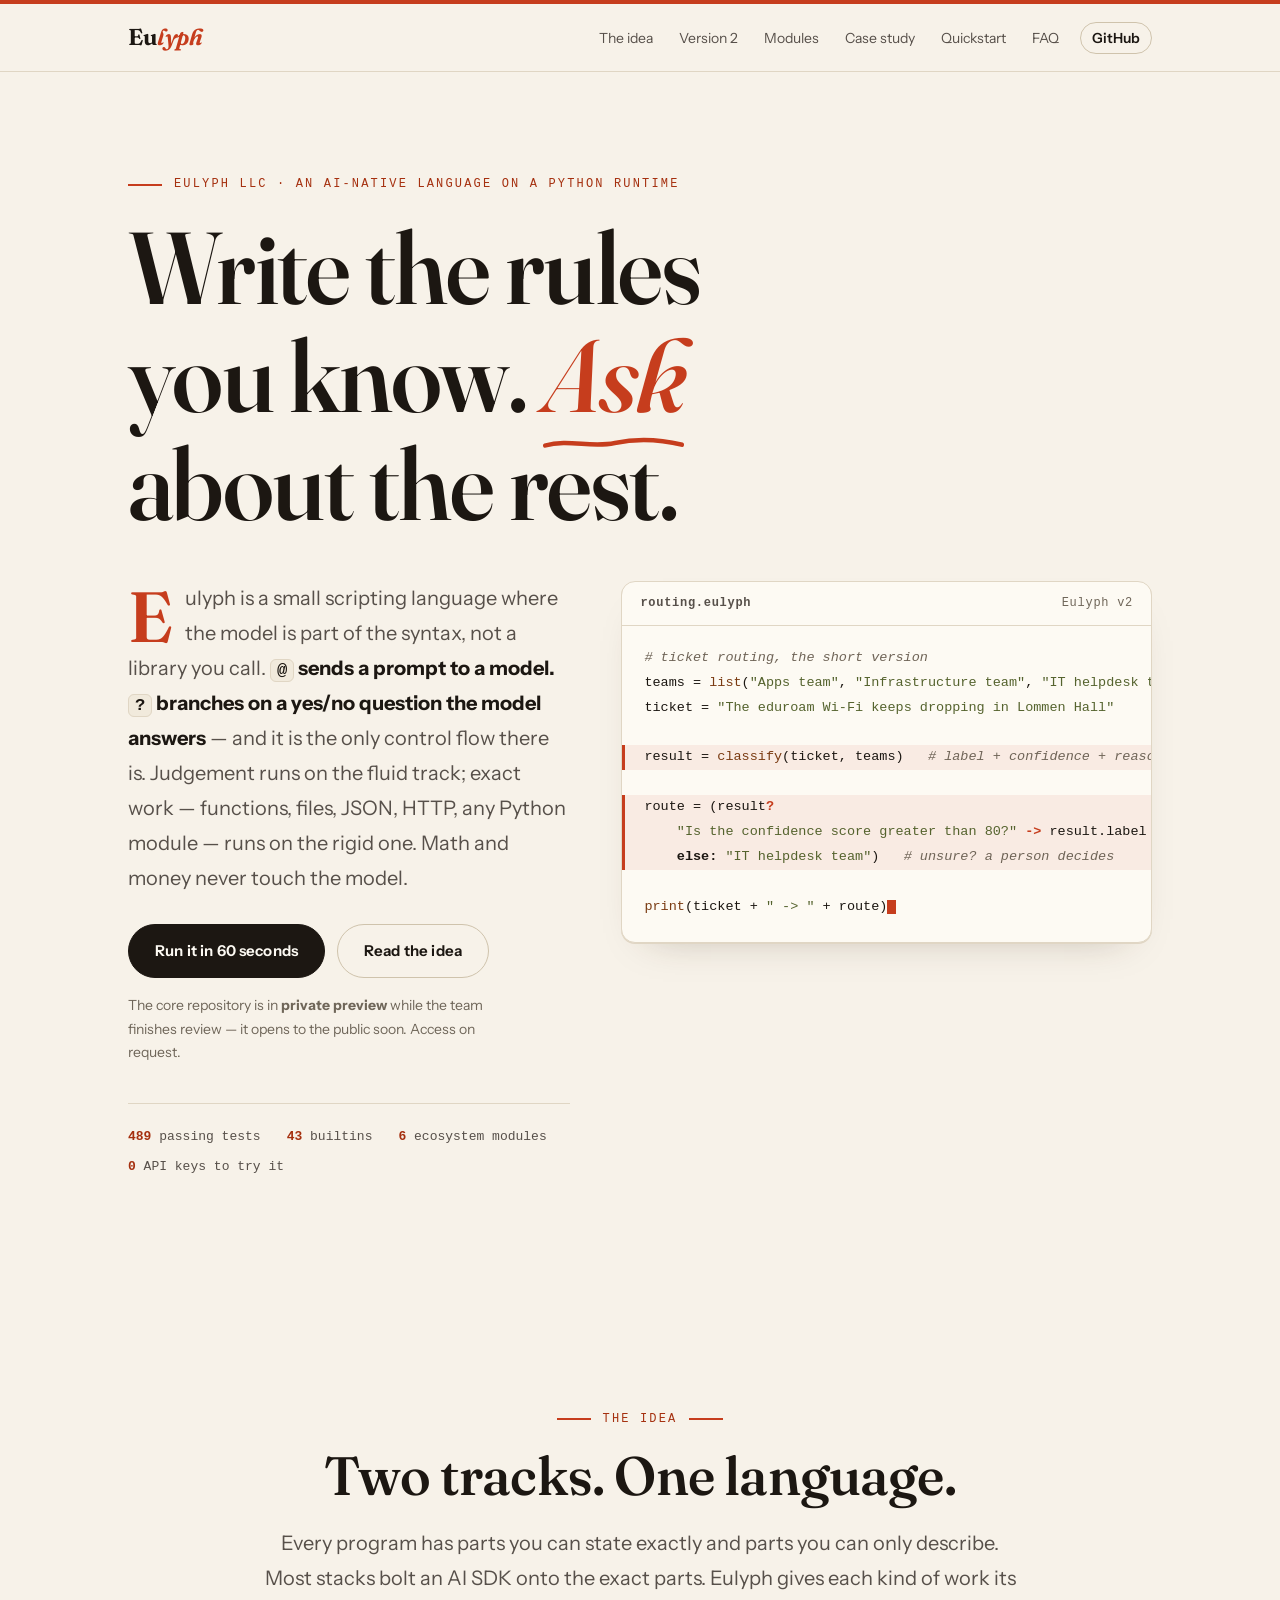
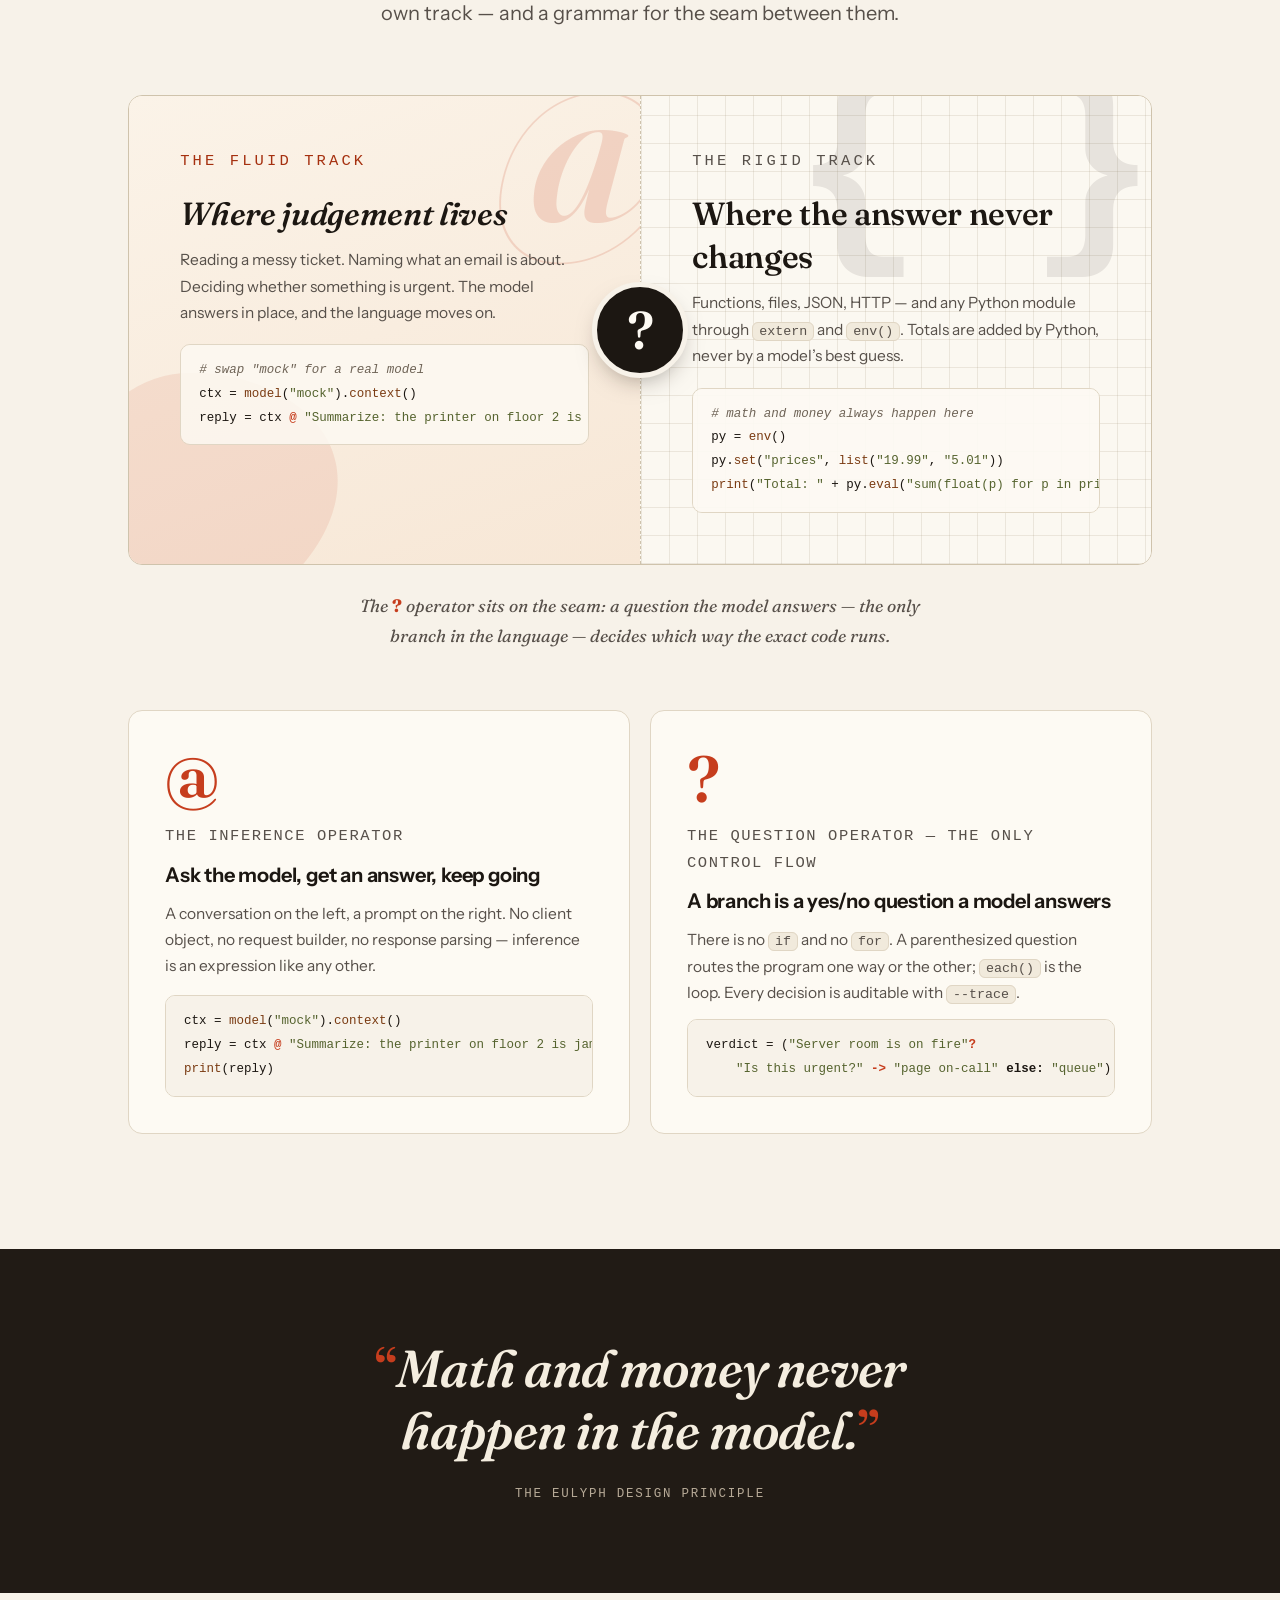
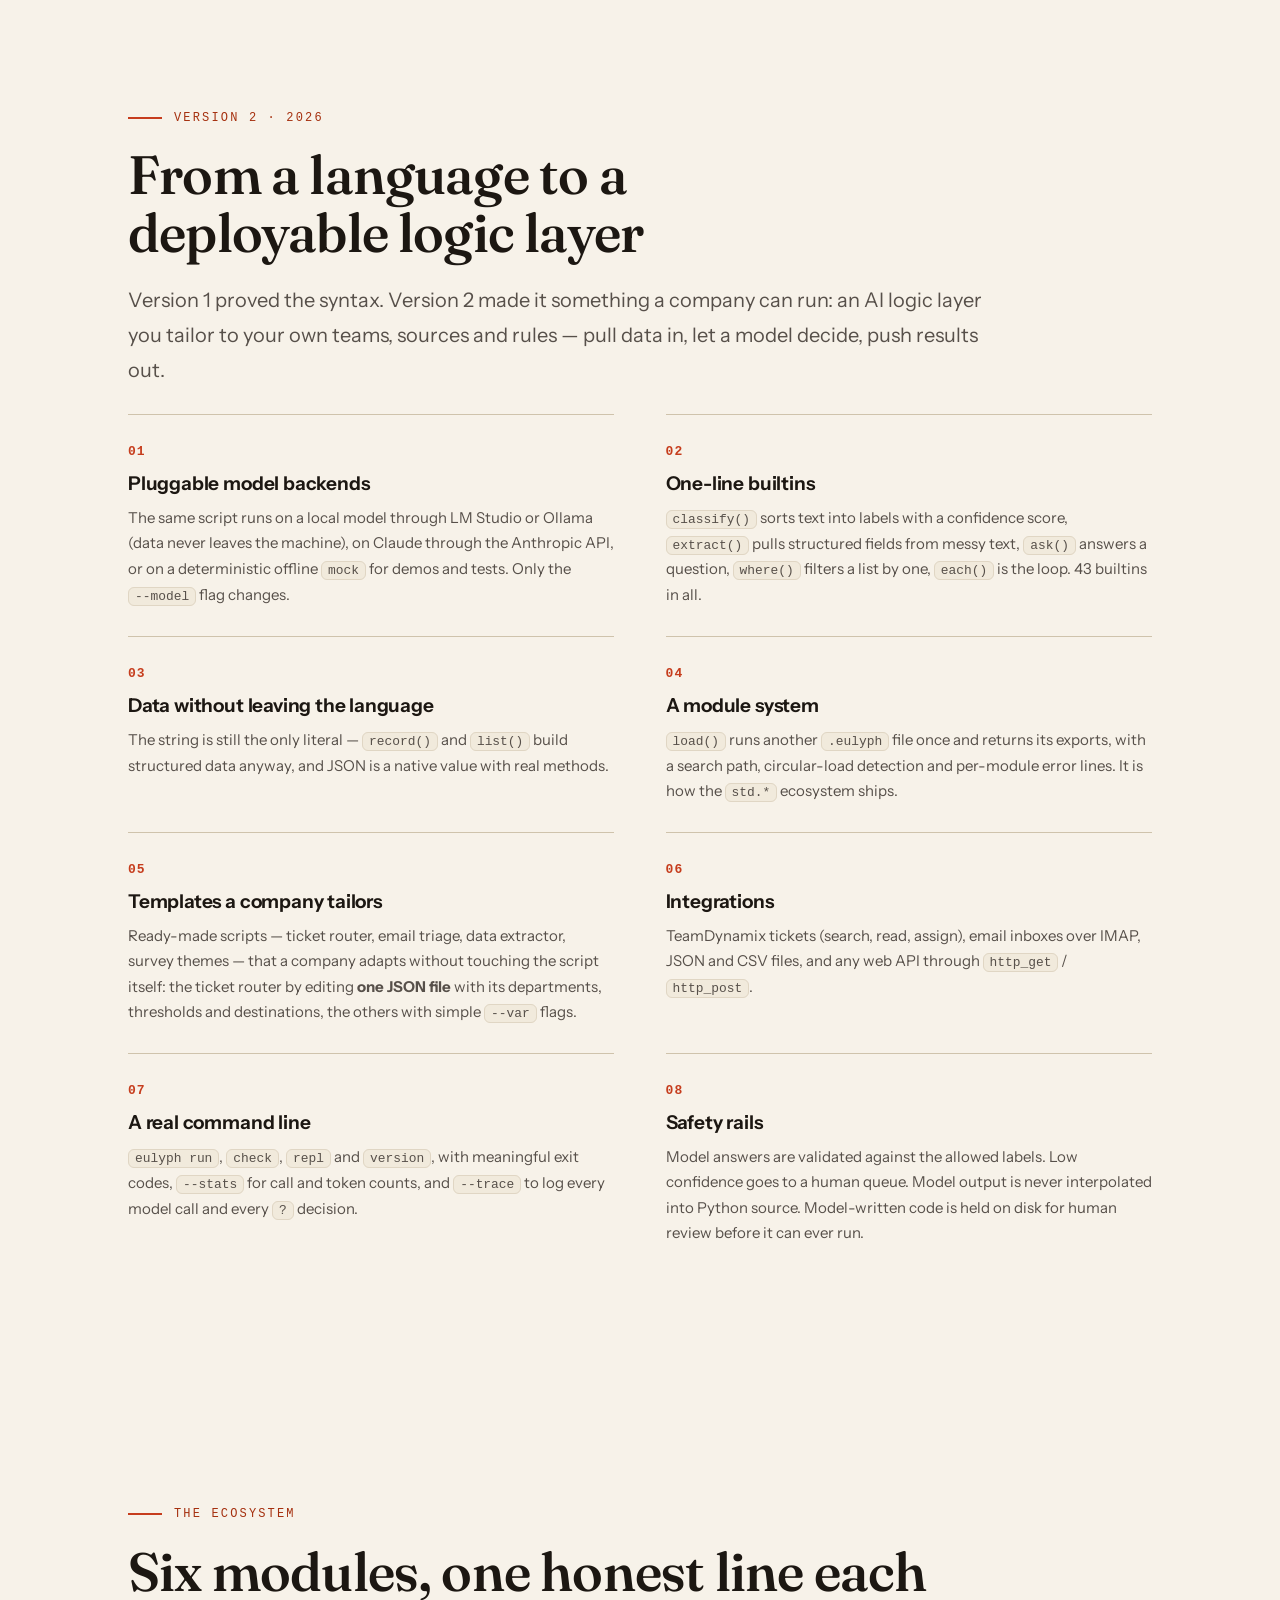
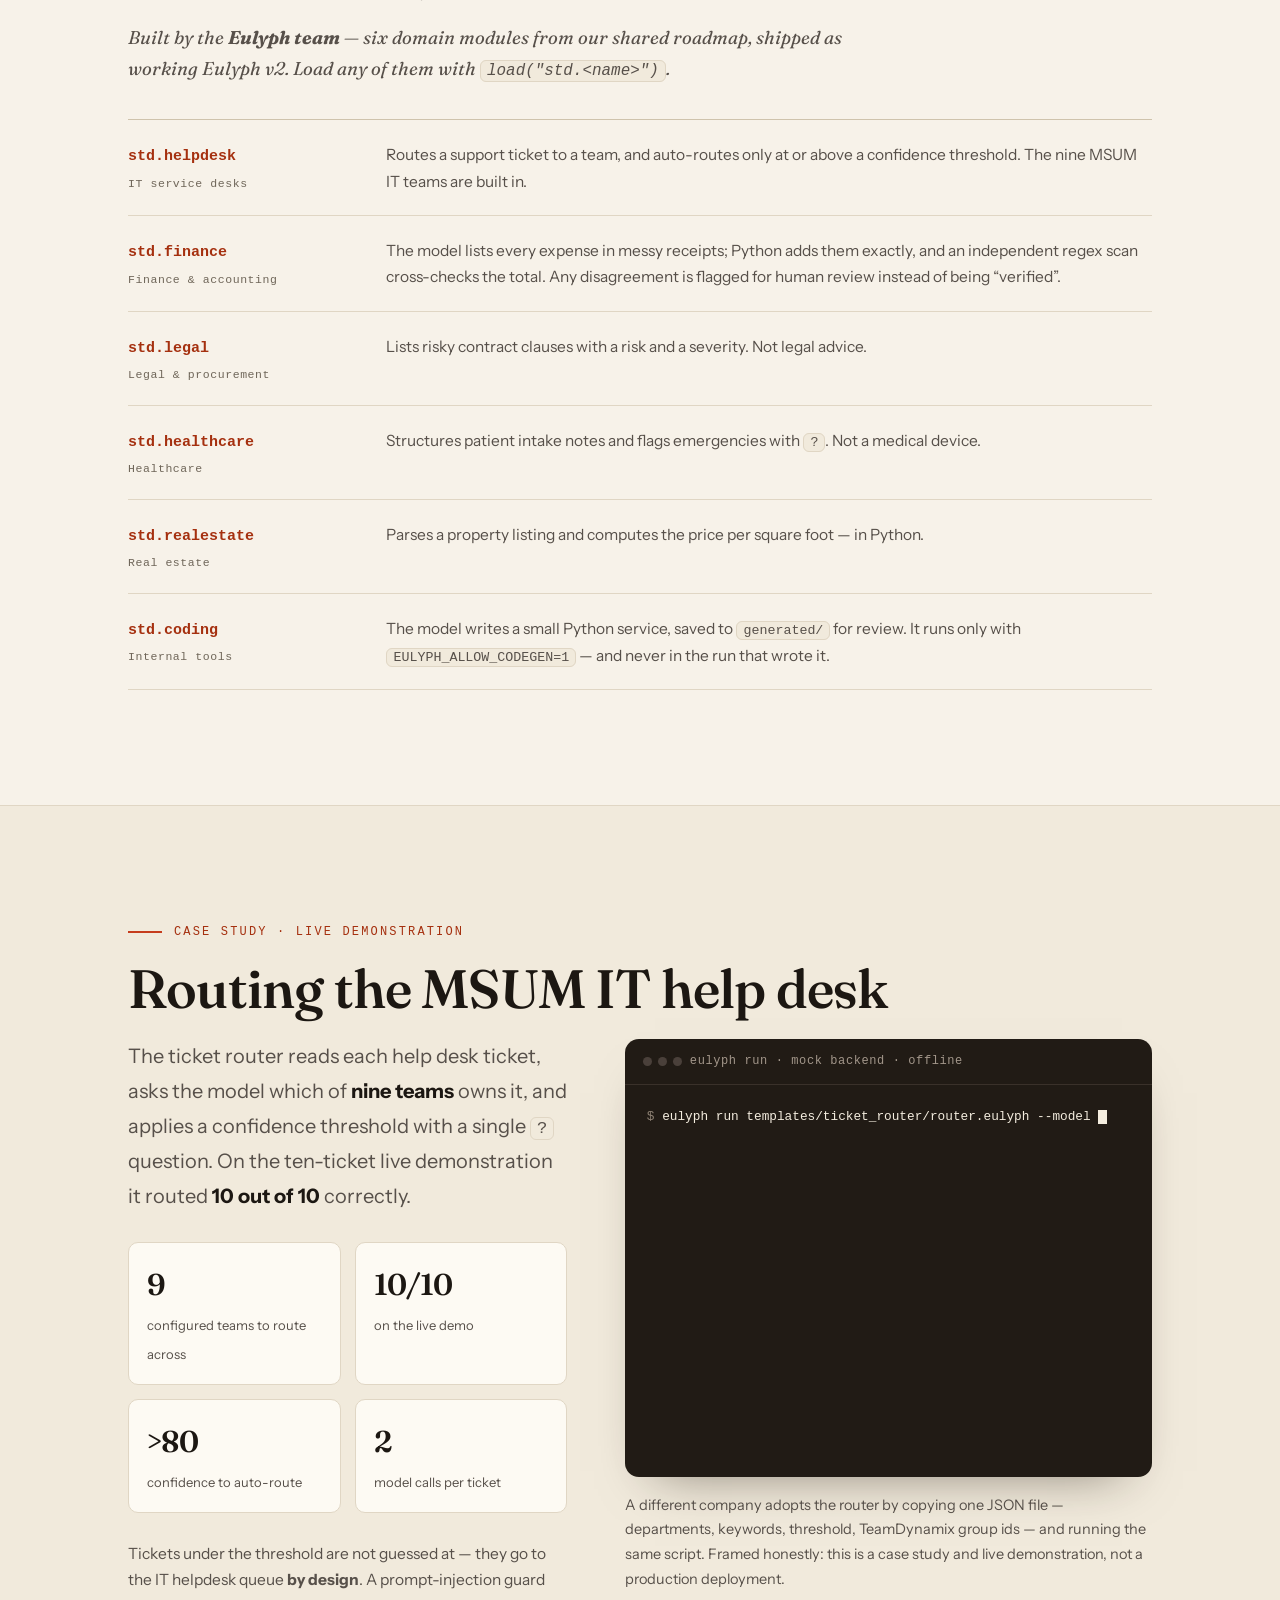
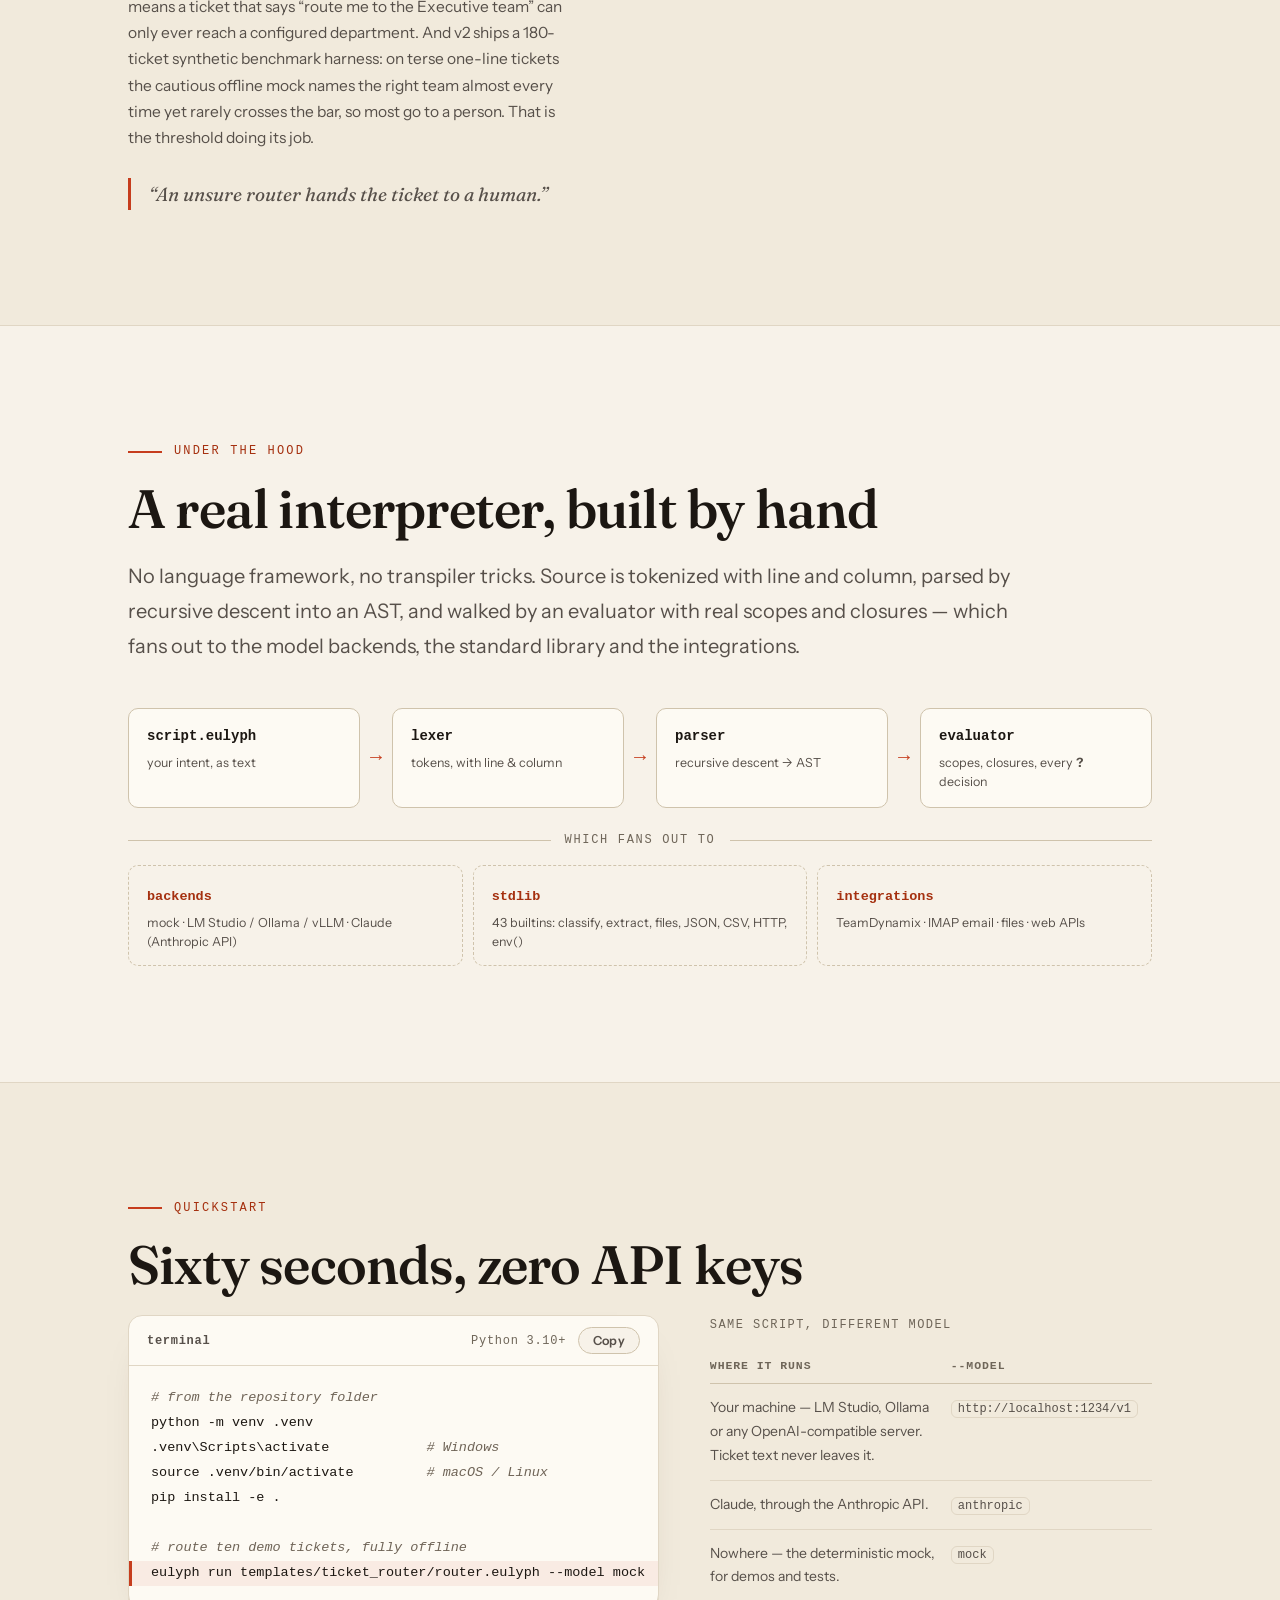
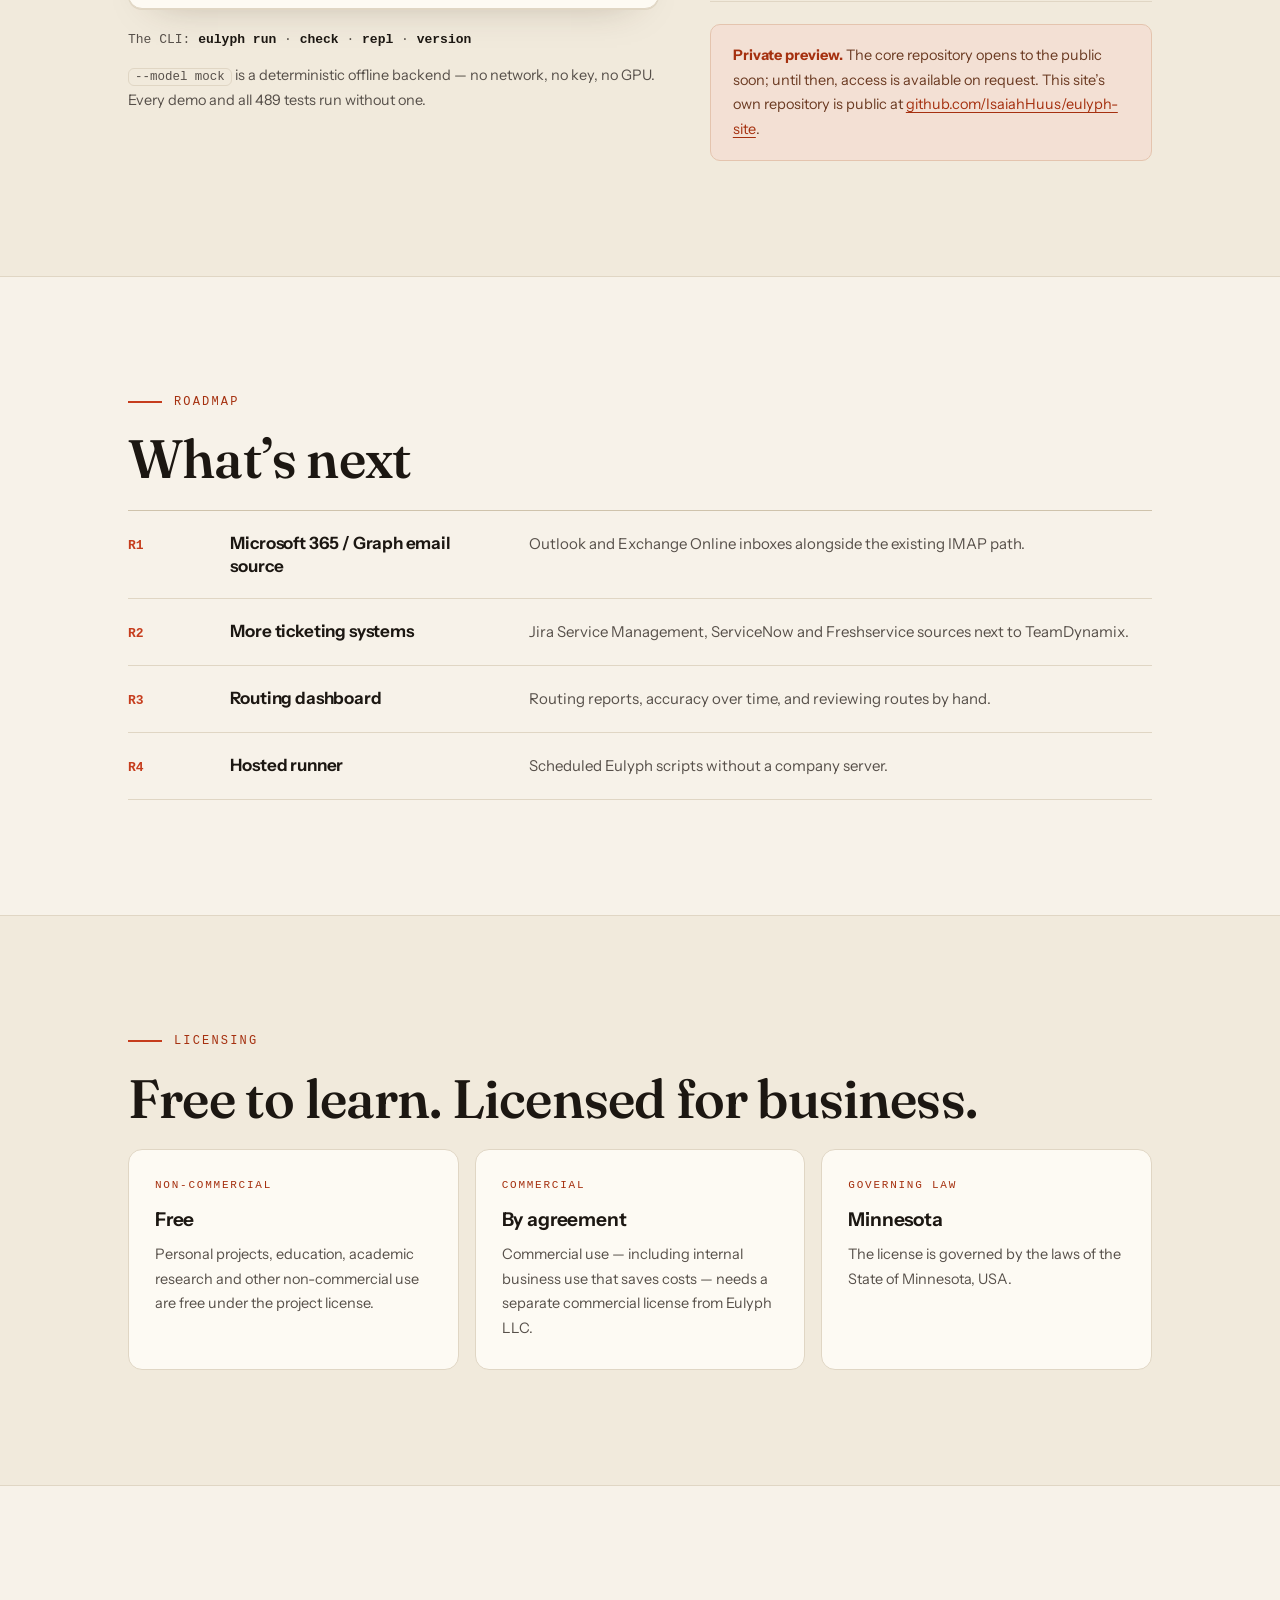
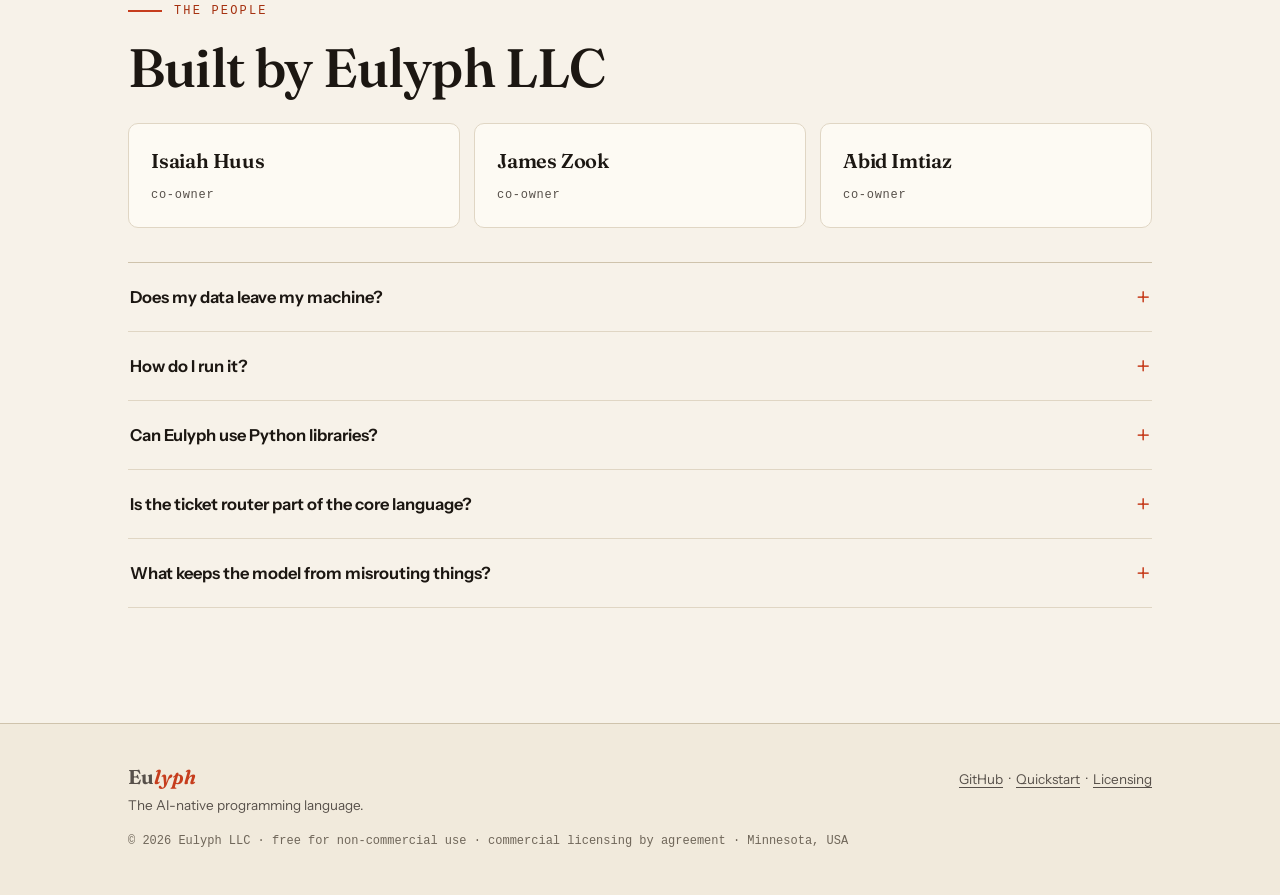
<file: index.html>
<!DOCTYPE html>
<html lang="en">
<head>
<meta charset="UTF-8">
<meta name="viewport" content="width=device-width, initial-scale=1.0">
<title>Eulyph — The AI-Native Programming Language</title>
<meta name="description" content="Eulyph is an AI-native scripting language on a Python runtime. The model is part of the syntax: @ runs inference, ? branches on a question the model answers, and exact work stays in exact code. Built by Eulyph LLC.">
<link rel="canonical" href="https://www.eulyph.com/">
<meta name="theme-color" content="#F7F2E9">
<meta property="og:title" content="Eulyph — The AI-Native Programming Language">
<meta property="og:description" content="Write the rules you know. Ask about the rest. An AI-native scripting language on a Python runtime, from Eulyph LLC.">
<meta property="og:type" content="website">
<meta property="og:url" content="https://www.eulyph.com/">
<meta property="og:image" content="https://www.eulyph.com/og-card.png">
<meta property="og:image:width" content="1200">
<meta property="og:image:height" content="630">
<meta name="twitter:card" content="summary_large_image">
<meta name="twitter:title" content="Eulyph — The AI-Native Programming Language">
<meta name="twitter:description" content="The model is part of the syntax: @ runs inference, ? is the only control flow. Exact work stays in Python.">
<link rel="icon" type="image/png" href="favicon.png?v=2">
<link rel="apple-touch-icon" href="favicon.png?v=2">
<script type="application/ld+json">
{"@context":"https://schema.org","@graph":[
 {"@type":"Organization","@id":"https://www.eulyph.com/#org","name":"Eulyph LLC","url":"https://www.eulyph.com/","logo":"https://www.eulyph.com/favicon.png"},
 {"@type":"SoftwareApplication","name":"Eulyph","url":"https://www.eulyph.com/","applicationCategory":"DeveloperApplication","operatingSystem":"Windows, macOS, Linux","softwareRequirements":"Python 3.10 or newer","description":"An AI-native scripting language on a Python runtime. The model is part of the syntax: @ runs inference and ? branches on a question the model answers; exact work stays in Python.","author":{"@id":"https://www.eulyph.com/#org"},"publisher":{"@id":"https://www.eulyph.com/#org"}}
]}
</script>

  <!-- Google tag (gtag.js) -->
  <script async src="https://www.googletagmanager.com/gtag/js?id=G-2DMLV0F32Q"></script>
  <script>
    window.dataLayer = window.dataLayer || [];
    function gtag(){dataLayer.push(arguments);}
    gtag('js', new Date());
    gtag('config', 'G-2DMLV0F32Q');
  </script>

<link rel="preconnect" href="https://fonts.googleapis.com">
<link rel="preconnect" href="https://fonts.gstatic.com" crossorigin>
<link href="https://fonts.googleapis.com/css2?family=Fraunces:ital,opsz,wght@0,9..144,300..900;1,9..144,300..900&amp;family=Instrument+Sans:ital,wght@0,400..700;1,400..700&amp;display=swap" rel="stylesheet">

<style>
/* ============ tokens ============ */
:root{
  --paper:#F7F2E9;
  --paper-hi:#FDFAF3;
  --paper-lo:#F1EADC;
  --ink:#1C1712;
  --ink-soft:#57504A;
  --ink-faint:#6F6659;
  --accent:#C63D1D;
  --accent-deep:#A5300F;
  --accent-wash:#F3E0D4;
  --rule:#E0D6C4;
  --rule-strong:#CFC3AC;
  --olive:#55632E;
  --plate:#211B15;
  --plate-hi:#F4EDDF;
  --serif:'Fraunces',Georgia,'Times New Roman',serif;
  --sans:'Instrument Sans','Segoe UI',system-ui,-apple-system,sans-serif;
  --mono:ui-monospace,'Cascadia Code','SF Mono',Menlo,Consolas,'Liberation Mono',monospace;
  --r-lg:14px; --r-md:10px; --r-sm:6px;
  --wrap:1120px;
}
*,*::before,*::after{box-sizing:border-box;margin:0;padding:0}
html{scroll-behavior:smooth;scroll-padding-top:84px}
body{
  background:var(--paper);color:var(--ink);
  font-family:var(--sans);font-size:17px;line-height:1.7;
  -webkit-font-smoothing:antialiased;text-rendering:optimizeLegibility;
  border-top:4px solid var(--accent);
}
::selection{background:var(--accent);color:var(--paper-hi)}
::-webkit-scrollbar{width:12px;height:12px}
::-webkit-scrollbar-track{background:var(--paper)}
::-webkit-scrollbar-thumb{background:var(--rule-strong);border:3px solid var(--paper);border-radius:8px}
::-webkit-scrollbar-thumb:hover{background:var(--ink-faint)}
:focus-visible{outline:2px solid var(--accent);outline-offset:3px;border-radius:2px}
a{color:var(--accent-deep);text-decoration-thickness:1px;text-underline-offset:3px}
a:hover{color:var(--accent)}
img,svg{max-width:100%}

.skip{position:absolute;left:-9999px;top:0;background:var(--ink);color:var(--paper-hi);padding:10px 18px;z-index:200;border-radius:0 0 var(--r-sm) 0}
.skip:focus{left:0}

.wrap{max-width:var(--wrap);margin:0 auto;padding:0 clamp(20px,4.5vw,48px)}
section{padding:clamp(72px,9vw,120px) 0}
.prose{max-width:68ch}

/* ============ type ============ */
h1,h2,.pull-quote{font-family:var(--serif);font-weight:560;letter-spacing:-0.015em;line-height:1.06;text-wrap:balance}
h1{font-size:clamp(44px,8.6vw,102px);font-optical-sizing:auto}
h2{font-size:clamp(32px,4.6vw,54px);margin-bottom:22px}
h3{font-size:19px;font-weight:650;letter-spacing:-0.01em;line-height:1.35}
.eyebrow{font-family:var(--mono);font-size:12px;letter-spacing:.18em;text-transform:uppercase;color:var(--accent-deep);margin-bottom:18px;display:flex;align-items:center;gap:12px}
.eyebrow::before{content:'';width:34px;height:2px;background:var(--accent);flex:none}
.lede{font-size:clamp(17.5px,2vw,20px);line-height:1.75;color:var(--ink-soft);max-width:68ch}
.lede strong{color:var(--ink)}
.dropcap::first-letter{font-family:var(--serif);font-weight:600;font-size:3.55em;line-height:.78;float:left;padding:8px 12px 0 0;color:var(--accent)}
.uline{font-style:italic;color:var(--accent);background:url("data:image/svg+xml,%3Csvg xmlns='http://www.w3.org/2000/svg' viewBox='0 0 220 16' preserveAspectRatio='none'%3E%3Cpath d='M4 11 C 42 3 74 14 112 8 S 182 4 216 10' fill='none' stroke='%23C63D1D' stroke-width='5' stroke-linecap='round'/%3E%3C/svg%3E") no-repeat 0 100%/100% .14em;padding-bottom:.12em}
code{font-family:var(--mono);font-size:.86em;background:var(--paper-lo);border:1px solid var(--rule);border-radius:var(--r-sm);padding:1px 6px;white-space:nowrap}
pre,code,.mini{font-variant-ligatures:none;font-feature-settings:'liga' 0,'calt' 0}
.hero-cols>*,.case-cols>*,.qs-cols>*,.op-grid>*,.ledger>*,.mod-row>*,.road-row>*,.lic-grid>*,.pipe-fan>*,.case-stats>*,.spread>*{min-width:0}

.rv-init{opacity:0;transform:translateY(16px);transition:opacity .7s ease,transform .7s ease}
.rv-init.in{opacity:1;transform:none}

/* ============ header ============ */
.site-head{position:sticky;top:0;z-index:100;background:rgba(247,242,233,.94);backdrop-filter:blur(8px);border-bottom:1px solid var(--rule)}
.head-inner{display:flex;align-items:center;justify-content:space-between;gap:16px;padding-top:14px;padding-bottom:14px}
.brand{font-family:var(--serif);font-weight:640;font-size:23px;letter-spacing:-.02em;color:var(--ink);text-decoration:none}
.brand em{font-style:italic;color:var(--accent)}
.site-head nav ul{display:flex;flex-wrap:wrap;gap:2px 4px;list-style:none;align-items:center;justify-content:flex-end}
.site-head nav a{font-size:14px;color:var(--ink-soft);text-decoration:none;padding:6px 11px;border-radius:999px;white-space:nowrap}
.site-head nav a:hover{color:var(--ink);background:var(--paper-lo)}
.site-head nav a.active{color:var(--accent-deep);background:var(--accent-wash);font-weight:600}
.site-head nav a.gh{border:1px solid var(--rule-strong);color:var(--ink);font-weight:600;margin-left:6px}
.site-head nav a.gh:hover{border-color:var(--ink);background:var(--paper-hi)}

/* ============ hero ============ */
.hero{padding-top:clamp(64px,8vw,110px)}
.hero h1{margin-bottom:clamp(28px,4vw,44px);max-width:15ch}
.hero-cols{display:grid;grid-template-columns:minmax(0,5fr) minmax(0,6fr);gap:clamp(28px,4vw,56px);align-items:start}
.hero-note{font-size:14px;color:var(--ink-faint);margin-top:16px;max-width:44ch}
.btn-row{display:flex;gap:12px;flex-wrap:wrap;margin-top:28px}
.btn{display:inline-block;font-weight:640;font-size:15px;text-decoration:none;padding:13px 26px;border-radius:999px;letter-spacing:.01em}
.btn-solid{background:var(--ink);color:var(--paper-hi);border:1.5px solid var(--ink)}
.btn-solid:hover{background:var(--accent);border-color:var(--accent);color:var(--paper-hi)}
.btn-line{color:var(--ink);border:1.5px solid var(--rule-strong);background:transparent}
.btn-line:hover{border-color:var(--ink);color:var(--ink)}
.stat-strip{display:flex;flex-wrap:wrap;gap:8px 26px;margin-top:38px;padding-top:22px;border-top:1px solid var(--rule);font-family:var(--mono);font-size:13px;color:var(--ink-soft)}
.stat-strip b{color:var(--accent-deep);font-weight:700}

/* ============ code cards ============ */
.code-card{background:var(--paper-hi);border:1px solid var(--rule);border-radius:var(--r-lg);box-shadow:0 1px 0 var(--rule),0 18px 40px -28px rgba(60,40,20,.35);overflow:hidden}
.code-head{display:flex;align-items:center;justify-content:space-between;gap:12px;padding:11px 18px;border-bottom:1px solid var(--rule);font-family:var(--mono);font-size:12px;color:var(--ink-faint);letter-spacing:.06em}
.code-head b{color:var(--ink-soft);font-weight:600}
#qs-head{justify-content:flex-start}
#qs-head b{margin-right:auto}
.code-card pre{padding:20px 0 22px;overflow-x:auto;font-family:var(--mono);font-size:13.5px;line-height:1.85;color:var(--ink)}
.code-card pre .ln{display:block;padding:0 22px}
.code-card pre .ln:empty::before{content:"\a0"} /* blank line keeps its height but copies as a real empty line */
.code-card pre .ai{background:rgba(198,61,29,.075);box-shadow:inset 3px 0 0 var(--accent)}
.cm{color:#6F6457;font-style:italic}
.st{color:var(--olive)}
.kw{color:var(--ink);font-weight:700}
.op{color:var(--accent);font-weight:700}
.fn{color:#7A3B12}
.caret{display:inline-block;width:9px;height:1.05em;background:var(--accent);vertical-align:text-bottom;animation:blink 1.15s step-end infinite}
@keyframes blink{50%{opacity:0}}
.copy-btn{font-family:var(--sans);font-size:12.5px;font-weight:600;letter-spacing:.01em;color:var(--ink-soft);background:var(--paper);border:1px solid var(--rule-strong);border-radius:999px;padding:5px 14px;cursor:pointer;transition:color .15s ease,border-color .15s ease}
.copy-btn:hover{color:var(--ink);border-color:var(--ink)}
.copy-btn.done{color:var(--accent-deep);border-color:var(--accent)}

/* ============ tracks spread ============ */
.tracks-head{text-align:center;max-width:760px;margin:0 auto clamp(40px,5vw,64px)}
.tracks-head .eyebrow{justify-content:center}
.tracks-head .eyebrow::after{content:'';width:34px;height:2px;background:var(--accent)}
.spread{position:relative;display:grid;grid-template-columns:1fr 1fr;border:1px solid var(--rule-strong);border-radius:var(--r-lg);overflow:hidden;background:var(--paper-hi)}
.track{padding:clamp(30px,4vw,56px);position:relative;overflow:hidden;min-width:0}
.track-fluid{background:linear-gradient(160deg,#FBF3E8 0%,#F7E7D6 100%)}
.track-rigid{
  background:
    repeating-linear-gradient(0deg,rgba(148,134,106,.16) 0 1px,transparent 1px 28px),
    repeating-linear-gradient(90deg,rgba(148,134,106,.16) 0 1px,transparent 1px 28px),
    #FBF8F1;
  border-left:1px dashed var(--rule-strong);
}
.track-glyph{position:absolute;right:-14px;top:-44px;font-family:var(--serif);font-style:italic;font-weight:560;font-size:clamp(150px,17vw,240px);line-height:1;color:rgba(198,61,29,.16);user-select:none;pointer-events:none}
.track-rigid .track-glyph{font-family:var(--mono);font-style:normal;font-weight:700;color:rgba(28,23,18,.09);right:6px;top:-30px;letter-spacing:-.06em}
.blob{position:absolute;left:-70px;bottom:-90px;width:300px;height:300px;pointer-events:none}
.track-label{font-family:var(--mono);font-size:11.5px;letter-spacing:.2em;text-transform:uppercase;margin-bottom:14px}
.track-fluid .track-label{color:var(--accent-deep)}
.track-rigid .track-label{color:var(--ink-soft)}
.track h3{font-family:var(--serif);font-size:clamp(24px,2.6vw,32px);font-weight:560;letter-spacing:-.01em;margin-bottom:12px;position:relative}
.track-fluid h3{font-style:italic}
.track p{font-size:15.5px;color:var(--ink-soft);max-width:46ch;position:relative;margin-bottom:18px}
.track .mini{position:relative;background:rgba(253,250,243,.85);border:1px solid var(--rule);border-radius:var(--r-md);padding:14px 18px;font-family:var(--mono);font-size:12.5px;line-height:1.9;overflow-x:auto;white-space:pre}
.track-rigid .mini{background:rgba(253,250,243,.92)}
.seam{position:absolute;left:50%;top:50%;transform:translate(-50%,-50%);width:96px;height:96px;border-radius:50%;background:var(--ink);color:var(--paper-hi);display:flex;align-items:center;justify-content:center;font-family:var(--serif);font-weight:560;font-size:52px;border:5px solid var(--paper);box-shadow:0 10px 26px -12px rgba(30,20,10,.5);z-index:5}
.seam-note{text-align:center;font-size:15px;color:var(--ink-soft);max-width:56ch;margin:26px auto 0;font-style:italic;font-family:var(--serif);font-size:17.5px}
.seam-note .op{font-style:normal}

/* operator cards */
.op-grid{display:grid;grid-template-columns:1fr 1fr;gap:20px;margin-top:clamp(40px,5vw,60px)}
.op-card{background:var(--paper-hi);border:1px solid var(--rule);border-radius:var(--r-lg);padding:clamp(24px,3vw,36px);display:flex;flex-direction:column;gap:12px}
.op-big{font-family:var(--serif);font-size:64px;line-height:1;color:var(--accent);font-weight:560}
.op-card h3{font-size:20px}
.op-kicker{font-family:var(--mono);font-size:12px;color:var(--ink-faint);letter-spacing:.1em;text-transform:uppercase}
.op-card p{font-size:15.5px;color:var(--ink-soft)}
.op-card .mini{background:var(--paper);border:1px solid var(--rule);border-radius:var(--r-md);padding:14px 18px;font-family:var(--mono);font-size:12.5px;line-height:1.9;overflow-x:auto;white-space:pre;margin-top:auto}

/* ============ pull quote band ============ */
.pull-band{background:var(--plate);color:var(--plate-hi);padding:clamp(56px,7vw,88px) 0}
.pull-quote{font-size:clamp(28px,4.4vw,52px);font-style:italic;max-width:22ch;margin:0 auto;text-align:center;line-height:1.2}
.pull-quote .mark{color:var(--accent);font-style:normal}
.pull-attr{text-align:center;font-family:var(--mono);font-size:12.5px;letter-spacing:.14em;text-transform:uppercase;color:#B7AA97;margin-top:22px}

/* ============ v2 ledger ============ */
.ledger{display:grid;grid-template-columns:1fr 1fr;gap:0 clamp(28px,4vw,64px);margin-top:14px}
.ledger-item{padding:26px 0 28px;border-top:1px solid var(--rule-strong)}
.ledger-item .idx{font-family:var(--mono);font-size:13px;color:var(--accent);font-weight:700;letter-spacing:.08em;display:block;margin-bottom:8px}
.ledger-item h3{margin-bottom:8px}
.ledger-item p{font-size:15px;color:var(--ink-soft)}

/* ============ modules ============ */
.mod-credit{font-family:var(--serif);font-style:italic;font-size:18.5px;color:var(--ink-soft);max-width:62ch;margin-bottom:34px}
.mod-list{border-top:1px solid var(--rule-strong)}
.mod-row{display:grid;grid-template-columns:220px 1fr;gap:8px clamp(20px,3vw,48px);padding:20px 0;border-bottom:1px solid var(--rule);align-items:baseline}
.mod-name{font-family:var(--mono);font-size:15px;font-weight:700;color:var(--accent-deep)}
.mod-ind{display:block;font-family:var(--mono);font-size:11.5px;color:var(--ink-faint);margin-top:4px;letter-spacing:.05em}
.mod-row p{font-size:15.5px;color:var(--ink-soft)}

/* ============ case study ============ */
.case{background:var(--paper-lo);border-top:1px solid var(--rule);border-bottom:1px solid var(--rule)}
.case-cols{display:grid;grid-template-columns:minmax(0,5fr) minmax(0,6fr);gap:clamp(30px,4.5vw,64px);align-items:start;margin-top:12px}
.case-stats{display:grid;grid-template-columns:1fr 1fr;gap:14px;margin:28px 0}
.case-stat{background:var(--paper-hi);border:1px solid var(--rule);border-radius:var(--r-md);padding:16px 18px}
.case-stat b{display:block;font-family:var(--serif);font-size:30px;font-weight:600;color:var(--ink);letter-spacing:-.02em}
.case-stat span{font-size:13px;color:var(--ink-soft)}
.case-aside{font-family:var(--serif);font-style:italic;font-size:19px;color:var(--ink-soft);border-left:3px solid var(--accent);padding-left:18px;margin:26px 0 0}
.plate{background:var(--plate);border-radius:var(--r-lg);overflow:hidden;box-shadow:0 24px 50px -30px rgba(35,25,12,.55)}
.plate figcaption{display:flex;align-items:center;gap:8px;padding:12px 18px;border-bottom:1px solid #3A312A;font-family:var(--mono);font-size:12px;color:#A2968A;letter-spacing:.05em}
.plate .dots{display:flex;gap:6px}
.plate .dots i{width:9px;height:9px;border-radius:50%;background:#4A403A;display:block}
.plate pre{padding:20px 22px 24px;overflow-x:auto;font-family:var(--mono);font-size:12.75px;line-height:1.95;color:var(--plate-hi)}
.plate .dim{color:#8E8274}
.plate .ok{color:#A9C46C}
.plate .hot{color:#F0764F;font-weight:700}
.plate .cur{display:inline-block;width:8.5px;height:1.05em;background:var(--plate-hi);vertical-align:text-bottom;animation:blink 1.05s step-end infinite}
.case-note{font-size:14.5px;color:var(--ink-soft);margin-top:16px;max-width:60ch}

/* ============ pipeline ============ */
.pipeline{margin-top:44px}
.pipe-row{display:flex;flex-wrap:wrap;align-items:stretch;gap:10px}
.pipe-step{flex:1 1 150px;background:var(--paper-hi);border:1px solid var(--rule-strong);border-radius:var(--r-md);padding:16px 18px;min-width:150px}
.pipe-step .pipe-k{display:block;font-family:var(--mono);font-weight:700;font-size:14px;color:var(--ink)}
.pipe-step .pipe-d{display:block;font-size:12.5px;color:var(--ink-soft);margin-top:5px;line-height:1.5}
.pipe-arrow{align-self:center;font-family:var(--mono);font-size:20px;color:var(--accent);flex:none}
.pipe-fanlabel{display:flex;align-items:center;gap:14px;margin:22px 0 14px;font-family:var(--mono);font-size:12px;letter-spacing:.14em;text-transform:uppercase;color:var(--ink-faint)}
.pipe-fanlabel::before,.pipe-fanlabel::after{content:'';height:1px;background:var(--rule-strong);flex:1}
.pipe-fan{display:grid;grid-template-columns:repeat(3,1fr);gap:10px}
.pipe-leaf{border:1px dashed var(--rule-strong);border-radius:var(--r-md);padding:14px 18px;background:transparent}
.pipe-leaf b{font-family:var(--mono);font-size:13.5px;color:var(--accent-deep)}
.pipe-leaf span{display:block;font-size:12.5px;color:var(--ink-soft);margin-top:4px;line-height:1.55}

/* ============ quickstart ============ */
.qs-cols{display:grid;grid-template-columns:minmax(0,6fr) minmax(0,5fr);gap:clamp(28px,4vw,56px);align-items:start;margin-top:8px}
.table-scroll{overflow-x:auto;-webkit-overflow-scrolling:touch}
.swap-table{width:100%;border-collapse:collapse;font-size:14px}
.swap-table caption{text-align:left;font-family:var(--mono);font-size:12px;letter-spacing:.12em;text-transform:uppercase;color:var(--ink-faint);padding-bottom:12px}
.swap-table th{text-align:left;font-family:var(--mono);font-size:11.5px;letter-spacing:.08em;text-transform:uppercase;color:var(--ink-faint);font-weight:600;padding:8px 14px 8px 0;border-bottom:1px solid var(--rule-strong)}
.swap-table td{padding:12px 14px 12px 0;border-bottom:1px solid var(--rule);vertical-align:top;color:var(--ink-soft)}
.swap-table td code{white-space:nowrap}
.preview-card{margin-top:22px;background:var(--accent-wash);border:1px solid #E4C4AE;border-radius:var(--r-md);padding:18px 22px;font-size:14.5px;color:#6B3A22}
.preview-card b{color:var(--accent-deep)}
.cli-line{margin-top:20px;font-family:var(--mono);font-size:13px;color:var(--ink-soft)}
.cli-line b{color:var(--ink);font-weight:700}

/* ============ roadmap ============ */
.road-list{border-top:1px solid var(--rule-strong);margin-top:10px}
.road-row{display:grid;grid-template-columns:64px 260px 1fr;gap:8px clamp(16px,3vw,40px);padding:20px 0;border-bottom:1px solid var(--rule);align-items:baseline}
.road-idx{font-family:var(--mono);font-size:13px;color:var(--accent);font-weight:700}
.road-row h3{font-size:17px}
.road-row p{font-size:15px;color:var(--ink-soft)}

/* ============ license ============ */
.lic-grid{display:grid;grid-template-columns:repeat(3,1fr);gap:16px;margin-top:8px}
.lic-card{background:var(--paper-hi);border:1px solid var(--rule);border-radius:var(--r-lg);padding:26px 26px 28px}
.lic-card h3{margin-bottom:10px}
.lic-card .lic-k{font-family:var(--mono);font-size:11px;letter-spacing:.16em;text-transform:uppercase;color:var(--accent-deep);display:block;margin-bottom:12px}
.lic-card p{font-size:14.5px;color:var(--ink-soft)}

/* ============ team + faq ============ */
.team-row{display:flex;flex-wrap:wrap;gap:14px;margin:26px 0 0}
.team-card{flex:1 1 240px;border:1px solid var(--rule);background:var(--paper-hi);border-radius:var(--r-md);padding:20px 22px}
.team-card b{font-family:var(--serif);font-size:20px;font-weight:600;letter-spacing:-.01em;display:block}
.team-card span{font-family:var(--mono);font-size:12px;color:var(--ink-soft);letter-spacing:.06em}
.faq{margin-top:34px;border-top:1px solid var(--rule-strong)}
.faq details{border-bottom:1px solid var(--rule)}
.faq summary{cursor:pointer;list-style:none;display:flex;justify-content:space-between;align-items:center;gap:18px;padding:20px 2px;font-weight:640;font-size:16.5px}
.faq summary::-webkit-details-marker{display:none}
.faq summary::after{content:'+';font-family:var(--serif);font-size:26px;color:var(--accent);flex:none;line-height:1;transition:transform .25s ease}
.faq details[open] summary::after{transform:rotate(45deg)}
.faq .faq-a{padding:0 2px 22px;font-size:15.5px;color:var(--ink-soft);max-width:70ch}
.faq .faq-a code{white-space:normal;overflow-wrap:anywhere} /* long paths wrap on very narrow screens */

/* ============ footer ============ */
footer{border-top:1px solid var(--rule-strong);padding:36px 0 44px;background:var(--paper-lo)}
.foot-inner{display:flex;flex-wrap:wrap;gap:14px 34px;align-items:baseline;justify-content:space-between}
.foot-brand{font-family:var(--serif);font-weight:640;font-size:20px}
.foot-brand em{color:var(--accent);font-style:italic}
footer p,footer a{font-size:13.5px;color:var(--ink-soft)}
.foot-meta{font-family:var(--mono);font-size:12px;color:var(--ink-faint)}

/* ============ responsive ============ */
@media(max-width:960px){
  .hero-cols,.case-cols,.qs-cols{grid-template-columns:1fr}
  .ledger{grid-template-columns:1fr}
  .mod-row{grid-template-columns:1fr;gap:6px}
  .road-row{grid-template-columns:64px 1fr}
  .road-row p{grid-column:2}
  .lic-grid{grid-template-columns:1fr}
  .op-grid{grid-template-columns:1fr}
  .pipe-fan{grid-template-columns:1fr}
}
@media(max-width:880px){
  .spread{grid-template-columns:1fr}
  .track-rigid{border-left:none;border-top:1px dashed var(--rule-strong)}
  .seam{position:static;transform:none;margin:-34px auto;order:2}
  .spread{display:flex;flex-direction:column}
  .track-fluid{order:1}
  .track-rigid{order:3}
}
@media(max-width:620px){
  html{scroll-padding-top:118px}
  body{font-size:16px}
  .head-inner{padding-top:8px;padding-bottom:8px}
  .site-head nav a{font-size:12.5px;padding:0 9px;display:inline-flex;align-items:center;min-height:44px}
  .opt{display:none}
  .pipe-row{flex-direction:column}
  .pipe-arrow{transform:rotate(90deg);align-self:flex-start;margin-left:22px}
  .case-stats{grid-template-columns:1fr 1fr}
  .stat-strip{gap:6px 18px}
  .copy-btn{min-height:44px;padding:10px 16px;margin:-8px 0}
  footer a{display:inline-block;padding:11px 4px;margin:-7px 0}
}
@media (prefers-reduced-motion: reduce){
  *,*::before,*::after{animation:none!important;transition:none!important}
  html{scroll-behavior:auto}
  .caret{animation:none!important}
  .rv-init{opacity:1!important;transform:none!important}
}
</style>
</head>
<body id="top">
<a class="skip" href="#main">Skip to content</a>

<header class="site-head">
  <div class="wrap head-inner">
    <a class="brand" href="#top">Eu<em>lyph</em></a>
    <nav aria-label="Site">
      <ul>
        <li class="opt"><a href="#tracks">The idea</a></li>
        <li><a href="#v2">Version 2</a></li>
        <li class="opt"><a href="#modules">Modules</a></li>
        <li><a href="#case-study">Case study</a></li>
        <li><a href="#quickstart">Quickstart</a></li>
        <li class="opt"><a href="#faq">FAQ</a></li>
        <li><a class="gh" href="https://github.com/IsaiahHuus/eulyph-site" rel="noopener">GitHub</a></li>
      </ul>
    </nav>
  </div>
</header>

<main id="main">

<!-- ================= HERO ================= -->
<section class="hero" aria-labelledby="hero-title">
  <div class="wrap">
    <p class="eyebrow rv">Eulyph LLC &middot; an AI&#8209;native language on a Python runtime</p>
    <h1 id="hero-title" class="rv">Write the rules you&nbsp;know. <span class="uline">Ask</span> about the&nbsp;rest.</h1>
    <div class="hero-cols">
      <div class="rv">
        <p class="lede dropcap">Eulyph is a small scripting language where the model is part of the syntax, not a library you call. <strong><code>@</code> sends a prompt to a model.</strong> <strong><code>?</code> branches on a yes/no question the model answers</strong> &mdash; and it is the only control flow there is. Judgement runs on the fluid track; exact work &mdash; functions, files, JSON, HTTP, any Python module &mdash; runs on the rigid one. Math and money never touch the model.</p>
        <div class="btn-row">
          <a class="btn btn-solid" href="#quickstart">Run it in 60 seconds</a>
          <a class="btn btn-line" href="#tracks">Read the idea</a>
        </div>
        <p class="hero-note">The core repository is in <strong>private preview</strong> while the team finishes review &mdash; it opens to the public soon. Access on request.</p>
        <p class="stat-strip"><span><b>489</b> passing tests</span> <span><b>43</b> builtins</span> <span><b>6</b> ecosystem modules</span> <span><b>0</b> API keys to try it</span></p>
      </div>
      <figure class="code-card rv">
        <figcaption class="code-head"><b>routing.eulyph</b><span>Eulyph v2</span></figcaption>
        <pre><span class="ln"><span class="cm"># ticket routing, the short version</span></span><span class="ln">teams = <span class="fn">list</span>(<span class="st">"Apps team"</span>, <span class="st">"Infrastructure team"</span>, <span class="st">"IT helpdesk team"</span>)</span><span class="ln">ticket = <span class="st">"The eduroam Wi-Fi keeps dropping in Lommen Hall"</span></span><span class="ln"></span><span class="ln ai">result = <span class="fn">classify</span>(ticket, teams)   <span class="cm"># label + confidence + reason</span></span><span class="ln"></span><span class="ln ai">route = (result<span class="op">?</span></span><span class="ln ai">    <span class="st">"Is the confidence score greater than 80?"</span> <span class="op">-&gt;</span> result.label</span><span class="ln ai">    <span class="kw">else:</span> <span class="st">"IT helpdesk team"</span>)   <span class="cm"># unsure? a person decides</span></span><span class="ln"></span><span class="ln"><span class="fn">print</span>(ticket + <span class="st">" -&gt; "</span> + route)<span class="caret" aria-hidden="true"></span></span></pre>
      </figure>
    </div>
  </div>
</section>

<!-- ================= TRACKS SPREAD ================= -->
<section id="tracks" aria-labelledby="tracks-title">
  <div class="wrap">
    <div class="tracks-head rv">
      <p class="eyebrow" style="justify-content:center">The idea</p>
      <h2 id="tracks-title">Two tracks. One language.</h2>
      <p class="lede" style="margin:0 auto">Every program has parts you can state exactly and parts you can only describe. Most stacks bolt an AI SDK onto the exact parts. Eulyph gives each kind of work its own track &mdash; and a grammar for the seam between them.</p>
    </div>

    <div class="spread rv">
      <div class="track track-fluid">
        <span class="track-glyph" aria-hidden="true">@</span>
        <svg class="blob" viewBox="0 0 300 300" aria-hidden="true"><path fill="rgba(198,61,29,.10)" d="M155 20c55 6 112 38 122 90 10 51-27 105-72 135s-98 37-138 12S6 175 16 122 62 33 105 22c17-4 33-4 50-2z"/></svg>
        <p class="track-label">The fluid track</p>
        <h3>Where judgement lives</h3>
        <p>Reading a messy ticket. Naming what an email is about. Deciding whether something is urgent. The model answers in place, and the language moves on.</p>
        <div class="mini"><span class="cm"># swap "mock" for a real model</span>
ctx = <span class="fn">model</span>(<span class="st">"mock"</span>).<span class="fn">context</span>()
reply = ctx <span class="op">@</span> <span class="st">"Summarize: the printer on floor 2 is jammed"</span></div>
      </div>
      <div class="seam" aria-hidden="true">?</div>
      <div class="track track-rigid">
        <span class="track-glyph" aria-hidden="true">{&nbsp;}</span>
        <p class="track-label">The rigid track</p>
        <h3>Where the answer never changes</h3>
        <p>Functions, files, JSON, HTTP &mdash; and any Python module through <code>extern</code> and <code>env()</code>. Totals are added by Python, never by a model&rsquo;s best guess.</p>
        <div class="mini"><span class="cm"># math and money always happen here</span>
py = <span class="fn">env</span>()
py.<span class="fn">set</span>(<span class="st">"prices"</span>, <span class="fn">list</span>(<span class="st">"19.99"</span>, <span class="st">"5.01"</span>))
<span class="fn">print</span>(<span class="st">"Total: "</span> + py.<span class="fn">eval</span>(<span class="st">"sum(float(p) for p in prices)"</span>))</div>
      </div>
    </div>
    <p class="seam-note rv">The <span class="op">?</span> operator sits on the seam: a question the model answers &mdash; the only branch in the language &mdash; decides which way the exact code runs.</p>

    <div class="op-grid">
      <article class="op-card rv">
        <span class="op-big" aria-hidden="true">@</span>
        <p class="op-kicker">The inference operator</p>
        <h3>Ask the model, get an answer, keep going</h3>
        <p>A conversation on the left, a prompt on the right. No client object, no request builder, no response parsing &mdash; inference is an expression like any other.</p>
        <div class="mini">ctx = <span class="fn">model</span>(<span class="st">"mock"</span>).<span class="fn">context</span>()
reply = ctx <span class="op">@</span> <span class="st">"Summarize: the printer on floor 2 is jammed"</span>
<span class="fn">print</span>(reply)</div>
      </article>
      <article class="op-card rv">
        <span class="op-big" aria-hidden="true">?</span>
        <p class="op-kicker">The question operator &mdash; the only control flow</p>
        <h3>A branch is a yes/no question a model answers</h3>
        <p>There is no <code>if</code> and no <code>for</code>. A parenthesized question routes the program one way or the other; <code>each()</code> is the loop. Every decision is auditable with <code>--trace</code>.</p>
        <div class="mini">verdict = (<span class="st">"Server room is on fire"</span><span class="op">?</span>
    <span class="st">"Is this urgent?"</span> <span class="op">-&gt;</span> <span class="st">"page on-call"</span> <span class="kw">else:</span> <span class="st">"queue"</span>)</div>
      </article>
    </div>
  </div>
</section>

<!-- ================= PULL QUOTE ================= -->
<aside class="pull-band" aria-label="Design principle">
  <div class="wrap">
    <blockquote class="pull-quote rv"><span class="mark">&ldquo;</span>Math and money never happen in the model.<span class="mark">&rdquo;</span></blockquote>
    <p class="pull-attr rv">The Eulyph design principle</p>
  </div>
</aside>

<!-- ================= V2 ================= -->
<section id="v2" aria-labelledby="v2-title">
  <div class="wrap">
    <p class="eyebrow rv">Version 2 &middot; 2026</p>
    <h2 id="v2-title" class="rv">From a language to a deployable logic layer</h2>
    <p class="lede rv" style="margin-bottom:26px">Version 1 proved the syntax. Version 2 made it something a company can run: an AI logic layer you tailor to your own teams, sources and rules &mdash; pull data in, let a model decide, push results out.</p>
    <div class="ledger">
      <div class="ledger-item rv">
        <span class="idx">01</span>
        <h3>Pluggable model backends</h3>
        <p>The same script runs on a local model through LM&nbsp;Studio or Ollama (data never leaves the machine), on Claude through the Anthropic API, or on a deterministic offline <code>mock</code> for demos and tests. Only the <code>--model</code> flag changes.</p>
      </div>
      <div class="ledger-item rv">
        <span class="idx">02</span>
        <h3>One-line builtins</h3>
        <p><code>classify()</code> sorts text into labels with a confidence score, <code>extract()</code> pulls structured fields from messy text, <code>ask()</code> answers a question, <code>where()</code> filters a list by one, <code>each()</code> is the loop. 43 builtins in all.</p>
      </div>
      <div class="ledger-item rv">
        <span class="idx">03</span>
        <h3>Data without leaving the language</h3>
        <p>The string is still the only literal &mdash; <code>record()</code> and <code>list()</code> build structured data anyway, and JSON is a native value with real methods.</p>
      </div>
      <div class="ledger-item rv">
        <span class="idx">04</span>
        <h3>A module system</h3>
        <p><code>load()</code> runs another <code>.eulyph</code> file once and returns its exports, with a search path, circular-load detection and per-module error lines. It is how the <code>std.*</code> ecosystem ships.</p>
      </div>
      <div class="ledger-item rv">
        <span class="idx">05</span>
        <h3>Templates a company tailors</h3>
        <p>Ready-made scripts &mdash; ticket router, email triage, data extractor, survey themes &mdash; that a company adapts without touching the script itself: the ticket router by editing <strong>one JSON file</strong> with its departments, thresholds and destinations, the others with simple <code>--var</code> flags.</p>
      </div>
      <div class="ledger-item rv">
        <span class="idx">06</span>
        <h3>Integrations</h3>
        <p>TeamDynamix tickets (search, read, assign), email inboxes over IMAP, JSON and CSV files, and any web API through <code>http_get</code> / <code>http_post</code>.</p>
      </div>
      <div class="ledger-item rv">
        <span class="idx">07</span>
        <h3>A real command line</h3>
        <p><code>eulyph run</code>, <code>check</code>, <code>repl</code> and <code>version</code>, with meaningful exit codes, <code>--stats</code> for call and token counts, and <code>--trace</code> to log every model call and every <code>?</code> decision.</p>
      </div>
      <div class="ledger-item rv">
        <span class="idx">08</span>
        <h3>Safety rails</h3>
        <p>Model answers are validated against the allowed labels. Low confidence goes to a human queue. Model output is never interpolated into Python source. Model-written code is held on disk for human review before it can ever run.</p>
      </div>
    </div>
  </div>
</section>

<!-- ================= MODULES ================= -->
<section id="modules" aria-labelledby="modules-title">
  <div class="wrap">
    <p class="eyebrow rv">The ecosystem</p>
    <h2 id="modules-title" class="rv">Six modules, one honest line each</h2>
    <p class="mod-credit rv">Built by the <strong>Eulyph team</strong> &mdash; six domain modules from our shared roadmap, shipped as working Eulyph&nbsp;v2. Load any of them with <code>load("std.&lt;name&gt;")</code>.</p>
    <div class="mod-list">
      <div class="mod-row rv">
        <div><span class="mod-name">std.helpdesk</span><span class="mod-ind">IT service desks</span></div>
        <p>Routes a support ticket to a team, and auto-routes only at or above a confidence threshold. The nine MSUM IT teams are built in.</p>
      </div>
      <div class="mod-row rv">
        <div><span class="mod-name">std.finance</span><span class="mod-ind">Finance &amp; accounting</span></div>
        <p>The model lists every expense in messy receipts; Python adds them exactly, and an independent regex scan cross-checks the total. Any disagreement is flagged for human review instead of being &ldquo;verified&rdquo;.</p>
      </div>
      <div class="mod-row rv">
        <div><span class="mod-name">std.legal</span><span class="mod-ind">Legal &amp; procurement</span></div>
        <p>Lists risky contract clauses with a risk and a severity. Not legal advice.</p>
      </div>
      <div class="mod-row rv">
        <div><span class="mod-name">std.healthcare</span><span class="mod-ind">Healthcare</span></div>
        <p>Structures patient intake notes and flags emergencies with <code>?</code>. Not a medical device.</p>
      </div>
      <div class="mod-row rv">
        <div><span class="mod-name">std.realestate</span><span class="mod-ind">Real estate</span></div>
        <p>Parses a property listing and computes the price per square foot &mdash; in Python.</p>
      </div>
      <div class="mod-row rv">
        <div><span class="mod-name">std.coding</span><span class="mod-ind">Internal tools</span></div>
        <p>The model writes a small Python service, saved to <code>generated/</code> for review. It runs only with <code>EULYPH_ALLOW_CODEGEN=1</code> &mdash; and never in the run that wrote it.</p>
      </div>
    </div>
  </div>
</section>

<!-- ================= CASE STUDY ================= -->
<section id="case-study" class="case" aria-labelledby="case-title">
  <div class="wrap">
    <p class="eyebrow rv">Case study &middot; live demonstration</p>
    <h2 id="case-title" class="rv">Routing the MSUM IT help desk</h2>
    <div class="case-cols">
      <div class="rv">
        <p class="lede">The ticket router reads each help desk ticket, asks the model which of <strong>nine teams</strong> owns it, and applies a confidence threshold with a single <code>?</code> question. On the ten-ticket live demonstration it routed <strong>10 out of 10</strong> correctly.</p>
        <div class="case-stats">
          <div class="case-stat"><b>9</b><span>configured teams to route across</span></div>
          <div class="case-stat"><b>10/10</b><span>on the live demo</span></div>
          <div class="case-stat"><b>&gt;80</b><span>confidence to auto-route</span></div>
          <div class="case-stat"><b>2</b><span>model calls per ticket</span></div>
        </div>
        <p style="font-size:15.5px;color:var(--ink-soft)">Tickets under the threshold are not guessed at &mdash; they go to the IT helpdesk queue <strong>by design</strong>. A prompt-injection guard means a ticket that says &ldquo;route me to the Executive team&rdquo; can only ever reach a configured department. And v2 ships a 180-ticket synthetic benchmark harness: on terse one-line tickets the cautious offline mock names the right team almost every time yet rarely crosses the bar, so most go to a person. That is the threshold doing its job.</p>
        <p class="case-aside">&ldquo;An unsure router hands the ticket to a human.&rdquo;</p>
      </div>
      <div class="rv">
        <figure class="plate">
          <figcaption><span class="dots" aria-hidden="true"><i></i><i></i><i></i></span> eulyph run &middot; mock backend &middot; offline</figcaption>
          <pre id="case-term"><span class="dim">$</span> eulyph run templates/ticket_router/router.eulyph --model mock

MSUM IT: routing 10 ticket(s) from the file source
101 -&gt; Apps team (100) expected Apps team <span class="ok">OK</span>
102 -&gt; Break-Fix team (100) expected Break-Fix team <span class="ok">OK</span>
<span class="dim">...</span>
110 -&gt; Infrastructure team (100) expected Infrastructure team <span class="ok">OK</span>
<span class="dim">...</span>
Model's first choice correct (before the threshold): <span class="hot">10/10 (100.0%)</span>
Sent to IT helpdesk team by the threshold or the guard: 0
Accuracy: <span class="hot">10/10 (100.0%)</span>
Assignments sent to the file source
Report written to ai_routing_results.json</pre>
        </figure>
        <p class="case-note">A different company adopts the router by copying one JSON file &mdash; departments, keywords, threshold, TeamDynamix group ids &mdash; and running the same script. Framed honestly: this is a case study and live demonstration, not a production deployment.</p>
      </div>
    </div>
  </div>
</section>

<!-- ================= HOW IT WORKS ================= -->
<section id="how" aria-labelledby="how-title">
  <div class="wrap">
    <p class="eyebrow rv">Under the hood</p>
    <h2 id="how-title" class="rv">A real interpreter, built by hand</h2>
    <p class="lede rv">No language framework, no transpiler tricks. Source is tokenized with line and column, parsed by recursive descent into an AST, and walked by an evaluator with real scopes and closures &mdash; which fans out to the model backends, the standard library and the integrations.</p>
    <div class="pipeline rv">
      <div class="pipe-row">
        <div class="pipe-step"><span class="pipe-k">script.eulyph</span><span class="pipe-d">your intent, as text</span></div>
        <span class="pipe-arrow" aria-hidden="true">&#8594;</span>
        <div class="pipe-step"><span class="pipe-k">lexer</span><span class="pipe-d">tokens, with line &amp; column</span></div>
        <span class="pipe-arrow" aria-hidden="true">&#8594;</span>
        <div class="pipe-step"><span class="pipe-k">parser</span><span class="pipe-d">recursive descent &#8594; AST</span></div>
        <span class="pipe-arrow" aria-hidden="true">&#8594;</span>
        <div class="pipe-step"><span class="pipe-k">evaluator</span><span class="pipe-d">scopes, closures, every <b>?</b> decision</span></div>
      </div>
      <p class="pipe-fanlabel">which fans out to</p>
      <div class="pipe-fan">
        <div class="pipe-leaf"><b>backends</b><span>mock &middot; LM Studio / Ollama / vLLM &middot; Claude (Anthropic API)</span></div>
        <div class="pipe-leaf"><b>stdlib</b><span>43 builtins: classify, extract, files, JSON, CSV, HTTP, env()</span></div>
        <div class="pipe-leaf"><b>integrations</b><span>TeamDynamix &middot; IMAP email &middot; files &middot; web APIs</span></div>
      </div>
    </div>
  </div>
</section>

<!-- ================= QUICKSTART ================= -->
<section id="quickstart" class="case" aria-labelledby="qs-title">
  <div class="wrap">
    <p class="eyebrow rv">Quickstart</p>
    <h2 id="qs-title" class="rv">Sixty seconds, zero API keys</h2>
    <div class="qs-cols">
      <div class="rv">
        <figure class="code-card">
          <figcaption class="code-head" id="qs-head"><b>terminal</b><span>Python 3.10+</span></figcaption>
          <pre id="qs-pre"><span class="ln"><span class="cm"># from the repository folder</span></span><span class="ln">python -m venv .venv</span><span class="ln">.venv\Scripts\activate            <span class="cm"># Windows</span></span><span class="ln">source .venv/bin/activate         <span class="cm"># macOS / Linux</span></span><span class="ln">pip install -e .</span><span class="ln"></span><span class="ln"><span class="cm"># route ten demo tickets, fully offline</span></span><span class="ln ai">eulyph run templates/ticket_router/router.eulyph --model mock</span></pre>
        </figure>
        <p class="cli-line">The CLI: <b>eulyph run</b> &middot; <b>check</b> &middot; <b>repl</b> &middot; <b>version</b></p>
        <p style="font-size:14.5px;color:var(--ink-soft);margin-top:12px"><code>--model mock</code> is a deterministic offline backend &mdash; no network, no key, no GPU. Every demo and all 489 tests run without one.</p>
      </div>
      <div class="rv">
        <div class="table-scroll">
        <table class="swap-table">
          <caption>Same script, different model</caption>
          <thead><tr><th scope="col">Where it runs</th><th scope="col">--model</th></tr></thead>
          <tbody>
            <tr><td>Your machine &mdash; LM Studio, Ollama or any OpenAI-compatible server. Ticket text never leaves it.</td><td><code>http://localhost:1234/v1</code></td></tr>
            <tr><td>Claude, through the Anthropic API.</td><td><code>anthropic</code></td></tr>
            <tr><td>Nowhere &mdash; the deterministic mock, for demos and tests.</td><td><code>mock</code></td></tr>
          </tbody>
        </table>
        </div>
        <div class="preview-card"><b>Private preview.</b> The core repository opens to the public soon; until then, access is available on request. This site&rsquo;s own repository is public at <a href="https://github.com/IsaiahHuus/eulyph-site" rel="noopener">github.com/IsaiahHuus/eulyph-site</a>.</div>
      </div>
    </div>
  </div>
</section>

<!-- ================= ROADMAP ================= -->
<section id="roadmap" aria-labelledby="road-title">
  <div class="wrap">
    <p class="eyebrow rv">Roadmap</p>
    <h2 id="road-title" class="rv">What&rsquo;s next</h2>
    <div class="road-list">
      <div class="road-row rv">
        <span class="road-idx">R1</span>
        <h3>Microsoft 365 / Graph email source</h3>
        <p>Outlook and Exchange Online inboxes alongside the existing IMAP path.</p>
      </div>
      <div class="road-row rv">
        <span class="road-idx">R2</span>
        <h3>More ticketing systems</h3>
        <p>Jira Service Management, ServiceNow and Freshservice sources next to TeamDynamix.</p>
      </div>
      <div class="road-row rv">
        <span class="road-idx">R3</span>
        <h3>Routing dashboard</h3>
        <p>Routing reports, accuracy over time, and reviewing routes by hand.</p>
      </div>
      <div class="road-row rv">
        <span class="road-idx">R4</span>
        <h3>Hosted runner</h3>
        <p>Scheduled Eulyph scripts without a company server.</p>
      </div>
    </div>
  </div>
</section>

<!-- ================= LICENSE ================= -->
<section id="license" class="case" aria-labelledby="lic-title">
  <div class="wrap">
    <p class="eyebrow rv">Licensing</p>
    <h2 id="lic-title" class="rv">Free to learn. Licensed for business.</h2>
    <div class="lic-grid">
      <div class="lic-card rv">
        <span class="lic-k">Non-commercial</span>
        <h3>Free</h3>
        <p>Personal projects, education, academic research and other non-commercial use are free under the project license.</p>
      </div>
      <div class="lic-card rv">
        <span class="lic-k">Commercial</span>
        <h3>By agreement</h3>
        <p>Commercial use &mdash; including internal business use that saves costs &mdash; needs a separate commercial license from Eulyph LLC.</p>
      </div>
      <div class="lic-card rv">
        <span class="lic-k">Governing law</span>
        <h3>Minnesota</h3>
        <p>The license is governed by the laws of the State of Minnesota, USA.</p>
      </div>
    </div>
  </div>
</section>

<!-- ================= TEAM + FAQ ================= -->
<section id="team" aria-labelledby="team-title">
  <div class="wrap">
    <p class="eyebrow rv">The people</p>
    <h2 id="team-title" class="rv">Built by Eulyph LLC</h2>
    <div class="team-row">
      <div class="team-card rv"><b>Isaiah Huus</b><span>co-owner</span></div>
      <div class="team-card rv"><b>James Zook</b><span>co-owner</span></div>
      <div class="team-card rv"><b>Abid Imtiaz</b><span>co-owner</span></div>
    </div>

    <div class="faq rv" id="faq" role="group" aria-label="Frequently asked questions">
      <details>
        <summary>Does my data leave my machine?</summary>
        <p class="faq-a">Only if you choose a cloud model. Point <code>--model</code> at LM Studio or Ollama and every ticket and email stays on your hardware; <code>--model mock</code> sends nothing anywhere at all. The <code>anthropic</code> backend sends prompts to the Anthropic API &mdash; check your data-handling policy before routing real tickets through it.</p>
      </details>
      <details>
        <summary>How do I run it?</summary>
        <p class="faq-a">Python 3.10+, then <code>python -m venv .venv</code>, activate it, <code>pip install -e .</code>, and <code>eulyph run</code> <code>templates/ticket_router/router.eulyph</code> <code>--model mock</code>. That routes the ten demo tickets offline with zero API keys. The core repository is in private preview and opens to the public soon &mdash; access on request.</p>
      </details>
      <details>
        <summary>Can Eulyph use Python libraries?</summary>
        <p class="faq-a">Yes. <code>extern</code> imports any Python module, and <code>env()</code> gives a separate Python namespace with <code>set</code>, <code>get</code>, <code>call</code> and <code>eval</code>, so data crosses the boundary as data. It is a clean boundary, not a security sandbox &mdash; the Python runs with your privileges, so only run code you wrote or reviewed. Model output is never interpolated into Python source.</p>
      </details>
      <details>
        <summary>Is the ticket router part of the core language?</summary>
        <p class="faq-a">No &mdash; it is a template built on top of the core. One script serves every company; you tailor it by editing a single JSON config file with your departments, keywords, threshold and destinations. The language itself is the two tracks, the two operators and the 43 builtins.</p>
      </details>
      <details>
        <summary>What keeps the model from misrouting things?</summary>
        <p class="faq-a">Three rails. A guard accepts only labels that exactly match a configured department, so a ticket cannot talk its way onto an unlisted team. A confidence threshold sends every unsure decision to a human queue. And code the model writes is saved to disk for review &mdash; it never runs in the same run that produced it.</p>
      </details>
    </div>
  </div>
</section>

</main>

<footer>
  <div class="wrap foot-inner">
    <div>
      <p class="foot-brand">Eu<em>lyph</em></p>
      <p>The AI-native programming language.</p>
    </div>
    <p><a href="https://github.com/IsaiahHuus/eulyph-site" rel="noopener">GitHub</a> &nbsp;&middot;&nbsp; <a href="#quickstart">Quickstart</a> &nbsp;&middot;&nbsp; <a href="#license">Licensing</a></p>
    <p class="foot-meta">&copy; 2026 Eulyph LLC &middot; free for non-commercial use &middot; commercial licensing by agreement &middot; Minnesota, USA</p>
  </div>
</footer>

<script>
(function(){
  var d=document;
  d.documentElement.classList.add('js');
  var rm=window.matchMedia&&matchMedia('(prefers-reduced-motion: reduce)').matches;

  /* ---- scroll reveals: content is never stuck hidden ----
     .rv elements are fully visible by default; the entrance class is added
     only when JS runs, only without reduced motion, and only for elements
     that start below the fold. A resize/orientation sweep frees anything
     the observer might miss. */
  var vh0=window.innerHeight;
  if(!rm&&vh0>120&&'IntersectionObserver' in window){
    var pending=[];
    var reveal=function(el){
      el.classList.add('in');
      var i=pending.indexOf(el);
      if(i>-1)pending.splice(i,1);
    };
    var io=new IntersectionObserver(function(es){
      es.forEach(function(e){
        if(e.isIntersecting){io.unobserve(e.target);reveal(e.target);}
      });
    },{threshold:0.05,rootMargin:'0px 0px -5% 0px'});
    Array.prototype.forEach.call(d.querySelectorAll('.rv'),function(el){
      var r=el.getBoundingClientRect();
      if(r.top<vh0*0.96)return;              /* in the initial viewport: appears immediately */
      el.classList.add('rv-init');
      pending.push(el);
      io.observe(el);
    });
    var sweep=function(){
      pending.slice().forEach(function(el){
        var r=el.getBoundingClientRect();
        if(r.top<window.innerHeight&&r.bottom>0){io.unobserve(el);reveal(el);}
      });
    };
    var st;
    window.addEventListener('resize',function(){clearTimeout(st);st=setTimeout(sweep,150);});
    window.addEventListener('orientationchange',function(){setTimeout(sweep,200);});
    window.addEventListener('pageshow',function(){setTimeout(sweep,60);});
  }

  /* ---- sticky nav: mark the section in view ---- */
  var navLinks=Array.prototype.slice.call(d.querySelectorAll('.site-head nav a[href^="#"]'));
  var navSecs=navLinks.map(function(a){return d.getElementById(a.getAttribute('href').slice(1));});
  function spy(){
    var mark=window.innerHeight*0.38,cur='';
    navSecs.forEach(function(s){if(s&&s.getBoundingClientRect().top<=mark)cur=s.id;});
    navLinks.forEach(function(a){
      var on=!!cur&&a.getAttribute('href')==='#'+cur;
      a.classList.toggle('active',on);
      if(on)a.setAttribute('aria-current','true');else a.removeAttribute('aria-current');
    });
  }
  var ticking=false;
  window.addEventListener('scroll',function(){
    if(!ticking){ticking=true;requestAnimationFrame(function(){ticking=false;spy();});}
  },{passive:true});
  spy();

  /* ---- copy button on the quickstart commands (plain text without JS) ---- */
  var qsPre=d.getElementById('qs-pre'),qsHead=d.getElementById('qs-head');
  if(qsPre&&qsHead){
    var btn=d.createElement('button');
    btn.type='button';btn.className='copy-btn';btn.textContent='Copy';
    btn.setAttribute('aria-label','Copy the quickstart commands');
    qsHead.appendChild(btn);
    btn.addEventListener('click',function(){
      var lines=Array.prototype.map.call(qsPre.querySelectorAll('.ln'),function(l){
        return l.textContent.replace(/ /g,'');
      });
      var txt=lines.join('\n').replace(/\n{3,}/g,'\n\n').trim()+'\n';
      var ok=function(){
        btn.classList.add('done');btn.textContent='Copied';
        setTimeout(function(){btn.classList.remove('done');btn.textContent='Copy';},1600);
      };
      var fallback=function(){
        var ta=d.createElement('textarea');
        ta.value=txt;ta.setAttribute('readonly','');
        ta.style.position='fixed';ta.style.left='-9999px';
        d.body.appendChild(ta);ta.select();
        try{if(d.execCommand('copy'))ok();}catch(e){}
        d.body.removeChild(ta);
      };
      if(navigator.clipboard&&navigator.clipboard.writeText){navigator.clipboard.writeText(txt).then(ok,fallback);}
      else{fallback();}
    });
  }

  /* ---- case-study terminal: types the real router session once ----
     The full transcript is in the HTML, so reduced motion, no JS or no
     IntersectionObserver all show it immediately. */
  var term=d.getElementById('case-term');
  if(term&&!rm&&'IntersectionObserver' in window){
    var finalHTML=term.innerHTML;
    var CUR='<span class="cur"></span>';
    var CMD='eulyph run templates/ticket_router/router.eulyph --model mock';
    /* [pause before the line, line html] — matches the transcript above exactly */
    var OUT=[
      [600,''],
      [420,'MSUM IT: routing 10 ticket(s) from the file source'],
      [850,'101 -&gt; Apps team (100) expected Apps team <span class="ok">OK</span>'],
      [850,'102 -&gt; Break-Fix team (100) expected Break-Fix team <span class="ok">OK</span>'],
      [320,'<span class="dim">...</span>'],
      [850,'110 -&gt; Infrastructure team (100) expected Infrastructure team <span class="ok">OK</span>'],
      [320,'<span class="dim">...</span>'],
      [650,'Model\'s first choice correct (before the threshold): <span class="hot">10\/10 (100.0%)<\/span>'],
      [480,'Sent to IT helpdesk team by the threshold or the guard: 0'],
      [480,'Accuracy: <span class="hot">10\/10 (100.0%)<\/span>'],
      [480,'Assignments sent to the file source'],
      [480,'Report written to ai_routing_results.json']
    ];
    var typed=false;
    var typeSession=function(){
      if(typed)return;typed=true;
      term.style.minHeight=(term.offsetHeight+25)+'px';   /* room for the idle prompt: no layout jump */
      term.setAttribute('aria-hidden','true');
      var head='<span class="dim">$</span> ',done=[],j=0,k=0;
      var next=function(){
        if(k>=OUT.length){
          setTimeout(function(){
            term.innerHTML=finalHTML+'\n<span class="dim">$</span> '+CUR;
            term.removeAttribute('aria-hidden');
          },420);
          return;
        }
        var step=OUT[k];k++;
        setTimeout(function(){
          done.push(step[1]);
          term.innerHTML=done.join('\n')+'\n'+CUR;
          next();
        },step[0]);
      };
      term.innerHTML=head+CUR;
      (function tick(){
        j++;
        term.innerHTML=head+CMD.slice(0,j)+CUR;
        if(j<CMD.length){setTimeout(tick,22);}
        else{done.push(head+CMD);next();}
      })();
    };
    var tio=new IntersectionObserver(function(es){
      es.forEach(function(e){
        if(e.isIntersecting){tio.disconnect();typeSession();}
      });
    },{threshold:0.35,rootMargin:'0px 0px -40px 0px'});
    tio.observe(term);
  }
})();
</script>
</body>
</html>
</file>
